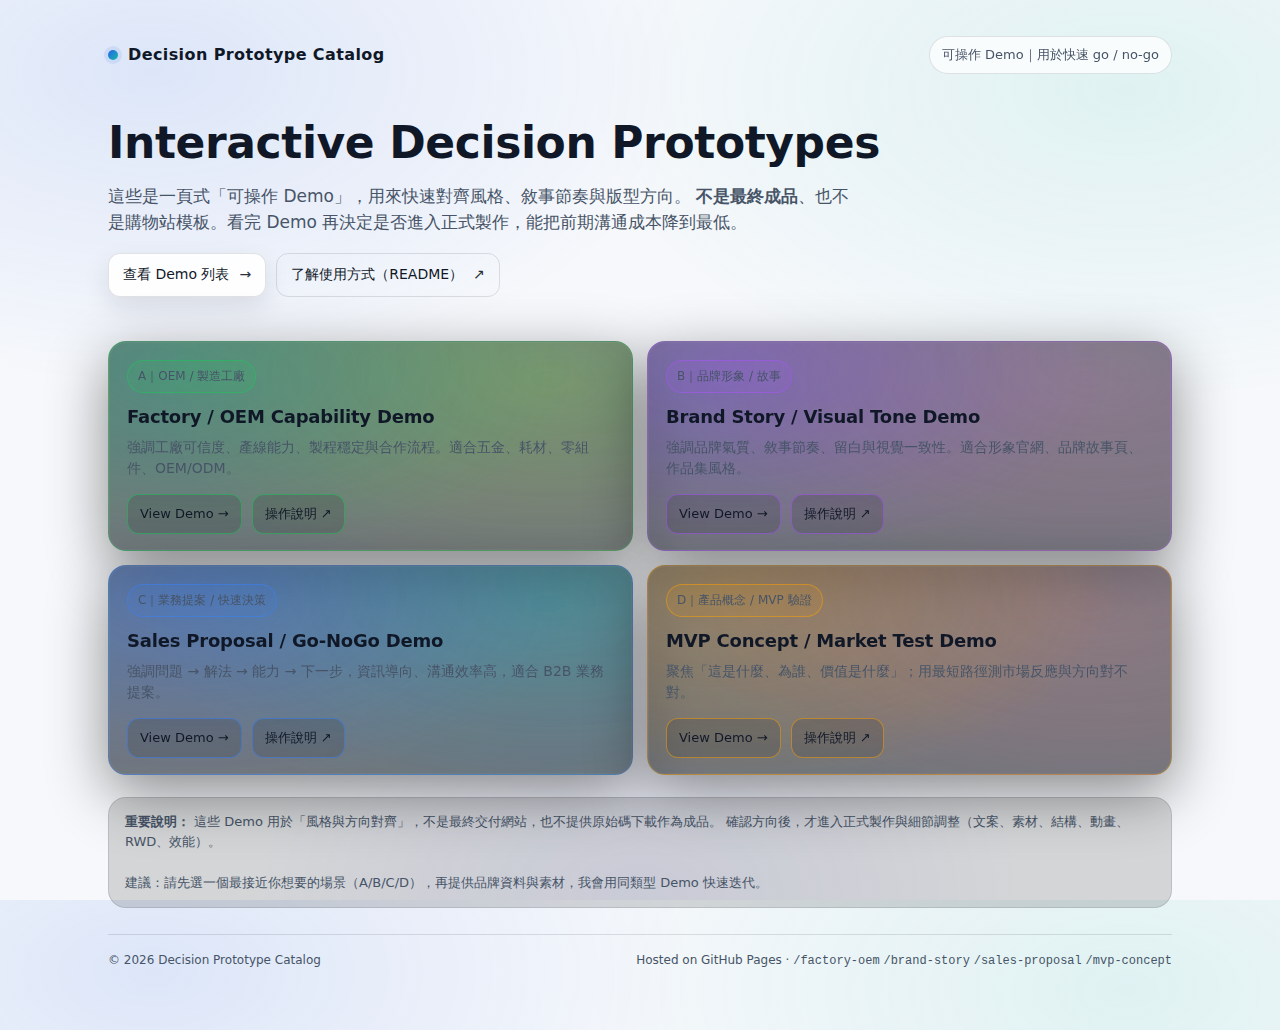
<file: index.html>
<!doctype html>
<html lang="zh-Hant">


  
  <head>
  <meta charset="utf-8" />
  <meta name="viewport" content="width=device-width,initial-scale=1" />
  <meta name="description" content="Interactive Decision Prototypes — 可操作 Demo，用於快速對齊風格與方向（go / no-go）。" />
  <title>Interactive Decision Prototypes</title>
  <style>
    :root{
      --bg:#f6f8fb;
      --card:#ffffff;
      --text:#101828;
      --muted:#475467;
      --line:rgba(16,24,40,.12);
      --accent:#2563eb;
      --accent2:#14b8a6;
      --shadow: 0 10px 26px rgba(16,24,40,.10);
      --radius: 18px;
    }
    *{box-sizing:border-box}
    html,body{height:100%}
    body{
      margin:0;
      font-family: ui-sans-serif, system-ui, -apple-system, Segoe UI, Roboto, Helvetica, Arial, "Noto Sans TC", "PingFang TC", "Microsoft JhengHei", sans-serif;
      color:var(--text);
      background:
        radial-gradient(900px 520px at 12% 8%, rgba(37,99,235,.12), transparent 60%),
        radial-gradient(900px 520px at 88% 10%, rgba(20,184,166,.10), transparent 60%),
        radial-gradient(700px 520px at 50% 100%, rgba(99,102,241,.08), transparent 55%),
        var(--bg);
      line-height:1.55;
    }
    a{color:inherit; text-decoration:none}
    .wrap{max-width:1100px; margin:0 auto; padding:28px 18px 60px}
    .topbar{
      display:flex; align-items:center; justify-content:space-between;
      gap:12px; padding:8px 0 18px;
    }
    .brand{
      display:flex; align-items:center; gap:10px;
      letter-spacing:.4px;
    }
    .dot{
      width:10px; height:10px; border-radius:999px;
      background: linear-gradient(135deg, var(--accent), var(--accent2));
      box-shadow: 0 0 0 4px rgba(37,99,235,.10);
    }
    .brand b{font-weight:700}
    .pill{
      display:inline-flex; align-items:center; gap:8px;
      padding:8px 12px;
      border:1px solid var(--line);
      border-radius:999px;
      color:var(--muted);
      background: rgba(255,255,255,.75);
      backdrop-filter: blur(10px);
      font-size:13px;
    }

    header{padding:26px 0 18px}
    h1{
      margin:0;
      font-size: clamp(28px, 4.5vw, 44px);
      line-height:1.15;
      letter-spacing:-.4px;
    }
    .subtitle{
      margin:14px 0 0;
      font-size: clamp(14px, 2.1vw, 17px);
      color:var(--muted);
      max-width: 70ch;
    }
    .ctaRow{
      margin-top:18px;
      display:flex; flex-wrap:wrap; gap:10px;
      align-items:center;
    }
    .btn{
      display:inline-flex; align-items:center; gap:10px;
      padding:10px 14px;
      border-radius:12px;
      border:1px solid var(--line);
      background: rgba(255,255,255,.9);
      box-shadow: var(--shadow);
      transition: transform .15s ease, border-color .15s ease;
      font-size:14px;
    }
    .btn:hover{transform: translateY(-1px); border-color: rgba(37,99,235,.45)}
    .btn .arrow{opacity:.9}
    .btn.secondary{
      background: transparent;
      box-shadow: none;
    }

    .grid{
      margin-top:26px;
      display:grid;
      grid-template-columns: repeat(12, 1fr);
      gap:14px;
    }
    .card{
      grid-column: span 6;
      padding:18px 18px 16px;
      border:1px solid var(--line);
      border-radius: var(--radius);
      background: rgba(255,255,255,.85);
      backdrop-filter: blur(12px);
      box-shadow: var(--shadow);
      position:relative;
      overflow:hidden;
      min-height: 160px;
    }
    .card::before{
      content:"";
      position:absolute; inset:-2px;
      background: radial-gradient(500px 220px at 15% 20%, rgba(37,99,235,.10), transparent 60%),
                  radial-gradient(520px 240px at 90% 10%, rgba(20,184,166,.08), transparent 62%);
      pointer-events:none;
    }
    .card > *{position:relative}
    .tag{
      display:inline-flex;
      padding:6px 10px;
      border-radius:999px;
      border:1px solid var(--line);
      color:var(--muted);
      font-size:12px;
      background: rgba(0,0,0,.15);
    }
    .card h2{
      margin:10px 0 6px;
      font-size:18px;
      letter-spacing:-.2px;
    }
    .card p{
      margin:0;
      color:var(--muted);
      font-size:14px;
      max-width: 62ch;
    }
    .card .links{
      margin-top:14px;
      display:flex; flex-wrap:wrap; gap:10px;
      align-items:center;
    }
    .link{
      display:inline-flex; align-items:center; gap:8px;
      padding:9px 12px;
      border-radius:12px;
      border:1px solid var(--line);
      background: rgba(0,0,0,.12);
      transition: border-color .15s ease, transform .15s ease;
      font-size:13px;
      color: var(--text);
    }
    .link:hover{transform: translateY(-1px); border-color: rgba(136,224,199,.45)}
    .hint{
      margin-top:22px;
      padding:14px 16px;
      border-radius: var(--radius);
      border:1px solid var(--line);
      background: rgba(0,0,0,.14);
      color:var(--muted);
      font-size:13px;
    }
    footer{
      margin-top:26px;
      padding-top:16px;
      border-top:1px solid var(--line);
      color:var(--muted);
      font-size:12px;
      display:flex;
      flex-wrap:wrap;
      gap:10px;
      justify-content:space-between;
      align-items:center;
    }
    code{font-family: ui-monospace, SFMono-Regular, Menlo, Monaco, Consolas, "Liberation Mono", "Courier New", monospace}
    @media (max-width: 820px){
      .card{grid-column: span 12}
      .subtitle{max-width: 100%}
    }
  </style>

<style>
/* ===== Catalog cards theme ===== */
.demoCard.theme-a{ --accent:#22c55e; --accent2:#a3e635; }
.demoCard.theme-b{ --accent:#a855f7; --accent2:#f472b6; }
.demoCard.theme-c{ --accent:#3b82f6; --accent2:#06b6d4; }
.demoCard.theme-d{ --accent:#f59e0b; --accent2:#fb7185; }

/* More obvious color tint per card (keeps dark UI but adds hue) */
.demoCard.theme-a,
.demoCard.theme-b,
.demoCard.theme-c,
.demoCard.theme-d{
  background:
    radial-gradient(620px 320px at 16% 12%, color-mix(in srgb, var(--accent) 34%, transparent), transparent 62%),
    radial-gradient(620px 320px at 84% 18%, color-mix(in srgb, var(--accent2) 26%, transparent), transparent 66%),
    rgba(18,24,32,.58) !important;
  border-color: color-mix(in srgb, var(--accent) 34%, white 0%) !important;
  box-shadow:
    0 18px 60px rgba(0,0,0,.45),
    0 0 0 1px rgba(255,255,255,.04) inset;
}

/* Tag pill tint */
.demoCard.theme-a .tag,
.demoCard.theme-b .tag,
.demoCard.theme-c .tag,
.demoCard.theme-d .tag{
  border-color: color-mix(in srgb, var(--accent) 55%, transparent);
  background: color-mix(in srgb, var(--accent) 12%, transparent);
}

/* Buttons tint (View Demo / 操作說明) */
.demoCard.theme-a .link,
.demoCard.theme-b .link,
.demoCard.theme-c .link,
.demoCard.theme-d .link{
  border-color: color-mix(in srgb, var(--accent) 55%, transparent);
}
.demoCard.theme-a .link:hover,
.demoCard.theme-b .link:hover,
.demoCard.theme-c .link:hover,
.demoCard.theme-d .link:hover{
  border-color: color-mix(in srgb, var(--accent) 80%, transparent);
  transform: translateY(-1px);
}

</style>

  </head>

<body>
  <div class="wrap">
    <div class="topbar">
      <div class="brand" aria-label="Catalog">
        <span class="dot" aria-hidden="true"></span>
        <b>Decision Prototype Catalog</b>
      </div>
      <span class="pill">可操作 Demo｜用於快速 go / no-go</span>
    </div>

    <header>
      <h1>Interactive Decision Prototypes</h1>
      <p class="subtitle">
        這些是一頁式「可操作 Demo」，用來快速對齊風格、敘事節奏與版型方向。
        <b>不是最終成品</b>、也不是購物站模板。看完 Demo 再決定是否進入正式製作，能把前期溝通成本降到最低。
      </p>

      <div class="ctaRow">
        <a class="btn" href="#demos">
          <span>查看 Demo 列表</span><span class="arrow">→</span>
        </a>
        <a class="btn secondary" href="README.md" target="_blank" rel="noopener">
          <span>了解使用方式（README）</span><span class="arrow">↗</span>
        </a>
      </div>
    </header>

    <section id="demos" class="grid" aria-label="Demo list">
<article class="card demoCard theme-a">
        <span class="tag">A｜OEM / 製造工廠</span>
        <h2>Factory / OEM Capability Demo</h2>
        <p>強調工廠可信度、產線能力、製程穩定與合作流程。適合五金、耗材、零組件、OEM/ODM。</p>
        <div class="links">
          <a class="link" href="./factory-oem/" aria-label="View factory OEM demo">View Demo →</a>
          <a class="link" href="./factory-oem/README.md" target="_blank" rel="noopener">操作說明 ↗</a>
        </div>
      </article>

<article class="card demoCard theme-b">
        <span class="tag">B｜品牌形象 / 故事</span>
        <h2>Brand Story / Visual Tone Demo</h2>
        <p>強調品牌氣質、敘事節奏、留白與視覺一致性。適合形象官網、品牌故事頁、作品集風格。</p>
        <div class="links">
          <a class="link" href="./brand-story/" aria-label="View brand story demo">View Demo →</a>
          <a class="link" href="./brand-story/README.md" target="_blank" rel="noopener">操作說明 ↗</a>
        </div>
      </article>

<article class="card demoCard theme-c">
        <span class="tag">C｜業務提案 / 快速決策</span>
        <h2>Sales Proposal / Go-NoGo Demo</h2>
        <p>強調問題 → 解法 → 能力 → 下一步，資訊導向、溝通效率高，適合 B2B 業務提案。</p>
        <div class="links">
          <a class="link" href="./sales-proposal/" aria-label="View sales proposal demo">View Demo →</a>
          <a class="link" href="./sales-proposal/README.md" target="_blank" rel="noopener">操作說明 ↗</a>
        </div>
      </article>

<article class="card demoCard theme-d">
        <span class="tag">D｜產品概念 / MVP 驗證</span>
        <h2>MVP Concept / Market Test Demo</h2>
        <p>聚焦「這是什麼、為誰、價值是什麼」；用最短路徑測市場反應與方向對不對。</p>
        <div class="links">
          <a class="link" href="./mvp-concept/" aria-label="View MVP concept demo">View Demo →</a>
          <a class="link" href="./mvp-concept/README.md" target="_blank" rel="noopener">操作說明 ↗</a>
        </div>
      </article>
    </section>

    <div class="hint" role="note">
      <b>重要說明：</b>
      這些 Demo 用於「風格與方向對齊」，不是最終交付網站，也不提供原始碼下載作為成品。
      確認方向後，才進入正式製作與細節調整（文案、素材、結構、動畫、RWD、效能）。
      <br/><br/>
      建議：請先選一個最接近你想要的場景（A/B/C/D），再提供品牌資料與素材，我會用同類型 Demo 快速迭代。
    </div>

    <footer>
      <div>© <span id="year"></span> Decision Prototype Catalog</div>
      <div>Hosted on GitHub Pages · <code>/factory-oem</code> <code>/brand-story</code> <code>/sales-proposal</code> <code>/mvp-concept</code></div>
    </footer>
  </div>

  <script>
    document.getElementById("year").textContent = new Date().getFullYear();
  </script>
</body>
</html>
</file>
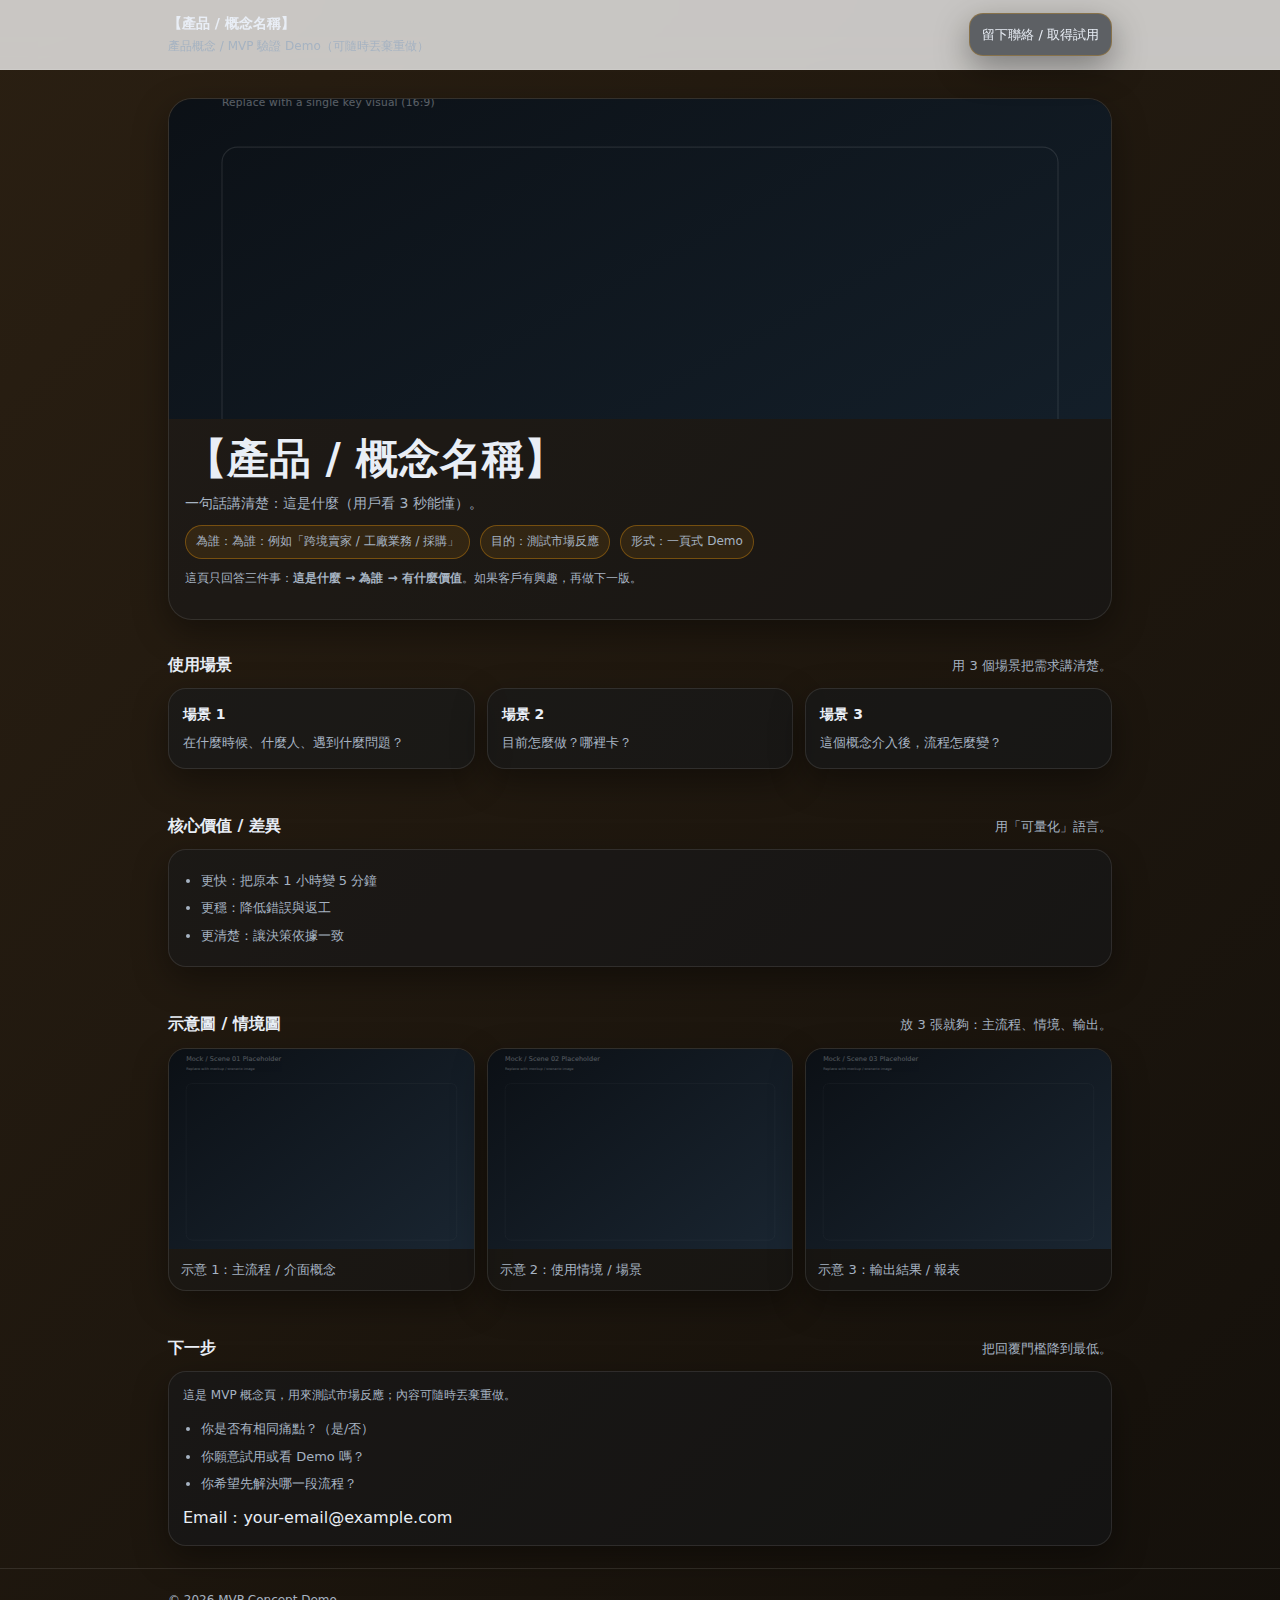
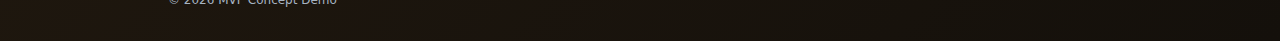
<file: mvp-concept/index.html>
<!doctype html>
<html lang="zh-Hant">
<head>
  <meta charset="utf-8" />
  <meta name="viewport" content="width=device-width,initial-scale=1" />
  <title>MVP Concept Demo</title>
  <link rel="stylesheet" href="./styles.css" />
</head>
  <body class="theme-d">

<body data-theme="d">
  <div class="nav">
    <div class="wrap">
      <div class="navRow">
        <div class="brand">
          <b id="brandName">【產品 / 概念名稱】</b>
          <small>產品概念 / MVP 驗證 Demo（可隨時丟棄重做）</small>
        </div>
        <a class="btn" href="#next" id="ctaBtn">留下聯絡 / 取得試用</a>
      </div>
    </div>
  </div>

  <header class="hero">
    <div class="wrap">
      <div class="heroCard">
        <div class="heroMedia">
          <img id="heroImg" src="assets/img/hero-placeholder.svg" alt="hero" />
        </div>
        <div class="heroBody">
          <h1 class="h1" id="heroTitle">【產品 / 概念名稱】</h1>
          <p class="lead" id="oneLiner">一句話講清楚：這是什麼（用戶看 3 秒能懂）。</p>
          <div class="meta">
            <span class="pill">為誰：<span id="forWho">跨境賣家 / 工廠業務 / 採購</span></span>
            <span class="pill">目的：測試市場反應</span>
            <span class="pill">形式：一頁式 Demo</span>
          </div>
          <p class="small" style="margin-top:10px;">
            這頁只回答三件事：<b>這是什麼 → 為誰 → 有什麼價值</b>。如果客戶有興趣，再做下一版。
          </p>
        </div>
      </div>
    </div>
  </header>

  <main>
    <section class="section" id="scenes">
      <div class="wrap">
        <div class="head">
          <h2 id="scenesTitle">使用場景</h2>
          <p>用 3 個場景把需求講清楚。</p>
        </div>
        <div class="grid" id="scenesGrid">
          <div class="card"><h3>場景 1</h3><p>在什麼時候、什麼人、遇到什麼問題？</p></div>
          <div class="card"><h3>場景 2</h3><p>目前怎麼做？哪裡卡？</p></div>
          <div class="card"><h3>場景 3</h3><p>介入後流程怎麼變？</p></div>
        </div>
      </div>
    </section>

    <section class="section" id="value">
      <div class="wrap">
        <div class="head">
          <h2 id="valueTitle">核心價值 / 差異</h2>
          <p>用「可量化」語言。</p>
        </div>
        <div class="list">
          <ul id="valueList">
            <li>更快：把原本 1 小時變 5 分鐘</li>
            <li>更穩：降低錯誤與返工</li>
            <li>更清楚：讓決策依據一致</li>
          </ul>
        </div>
      </div>
    </section>

    <section class="section" id="gallery">
      <div class="wrap">
        <div class="head">
          <h2 id="galleryTitle">示意圖 / 情境圖</h2>
          <p>放 3 張就夠：主流程、情境、輸出。</p>
        </div>
        <div class="tiles" id="galleryGrid">
          <article class="tile"><img src="assets/img/01.svg" alt="mock" loading="lazy"><div class="cap">示意 1：主流程 / 介面概念</div></article>
          <article class="tile"><img src="assets/img/02.svg" alt="mock" loading="lazy"><div class="cap">示意 2：使用情境 / 場景</div></article>
          <article class="tile"><img src="assets/img/03.svg" alt="mock" loading="lazy"><div class="cap">示意 3：輸出結果 / 報表</div></article>
        </div>
      </div>
    </section>

    <section class="section" id="next">
      <div class="wrap">
        <div class="head">
          <h2 id="nextTitle">下一步</h2>
          <p>把回覆門檻降到最低。</p>
        </div>
        <div class="list">
          <p class="small" id="nextNote" style="margin-top:0;">
            這是 MVP 概念頁，用來測試市場反應；內容可隨時丟棄重做。
          </p>
          <ul id="askList">
            <li>你是否有相同痛點？（是/否）</li>
            <li>你願意試用或看 Demo 嗎？</li>
            <li>你希望先解決哪一段流程？</li>
          </ul>
          <div style="margin-top:10px;">Email：<a id="email" href="mailto:your-email@example.com">your-email@example.com</a></div>
        </div>
      </div>
    </section>
  </main>

  <footer class="footer">
    <div class="wrap">
      <div>© <span id="year"></span> MVP Concept Demo</div>
    </div>
  </footer>

  <script src="./script.js"></script>
</body>
</html>
</file>
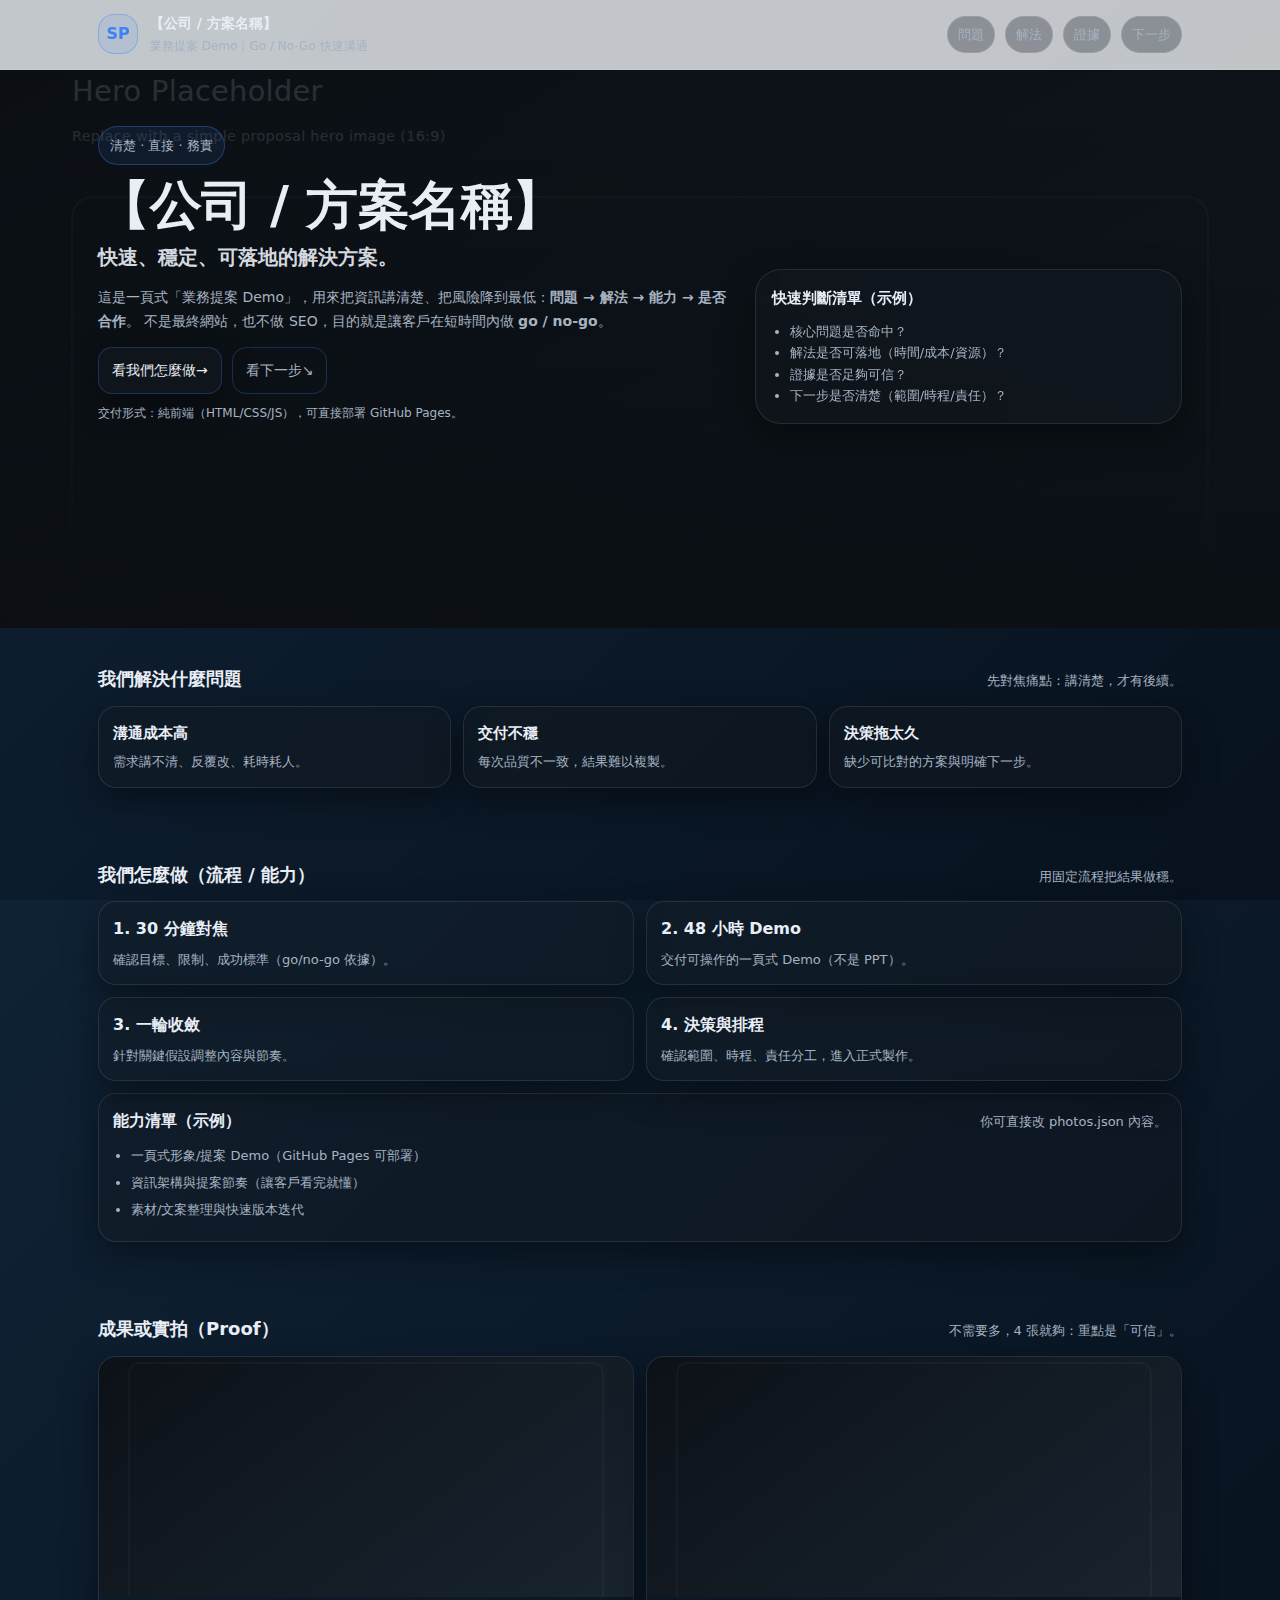
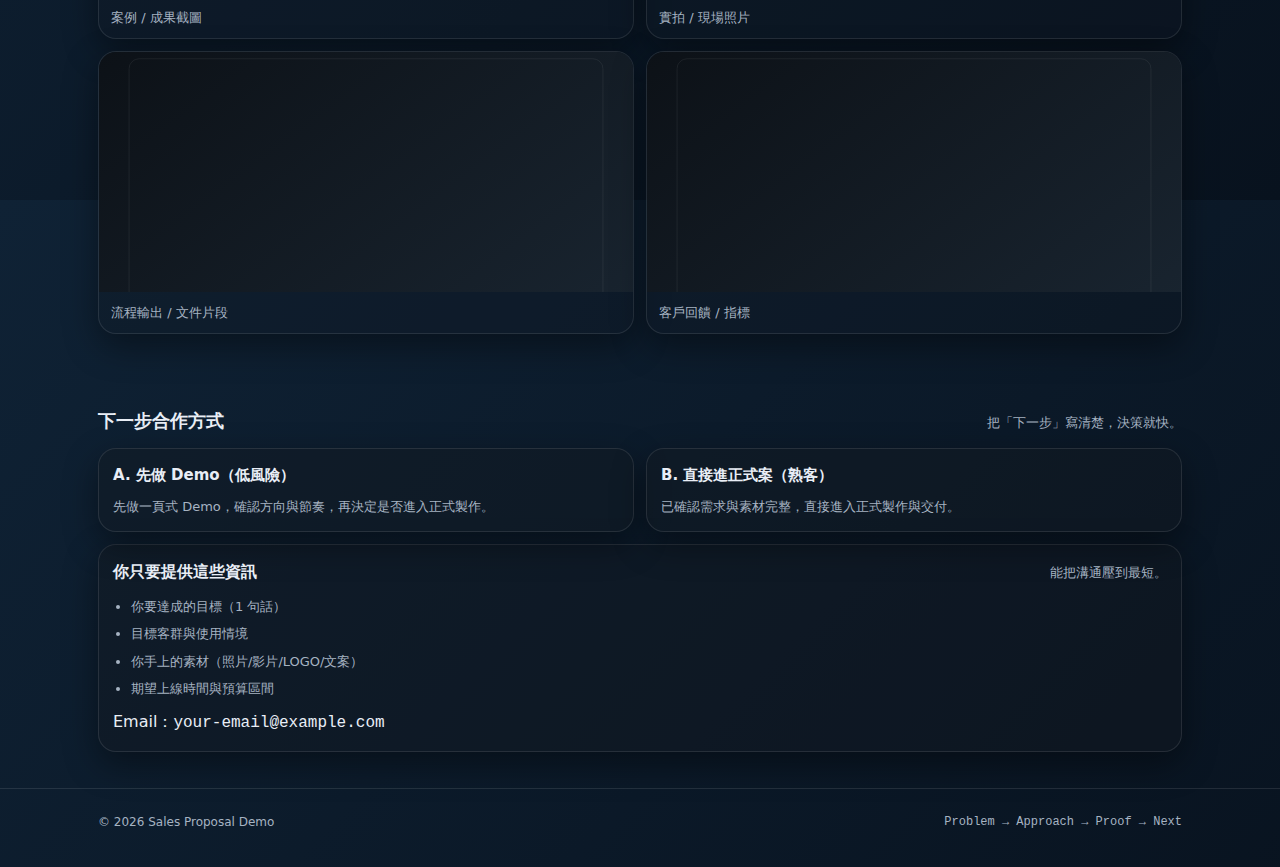
<file: sales-proposal/index.html>
<!doctype html>
<html lang="zh-Hant">
<head>
  <meta charset="utf-8" />
  <meta name="viewport" content="width=device-width,initial-scale=1" />
  <title>Sales Proposal / Go-NoGo Demo</title>
  <link rel="stylesheet" href="./styles.css" />
</head>
<body data-theme="c">
<body class="theme-c">

  <nav class="nav">
    <div class="wrap">
      <div class="navRow">
        <div class="brand">
          <div class="badge" aria-hidden="true"><b>SP</b></div>
          <div class="brandText">
            <b id="pName">【公司 / 方案名稱】</b>
            <small id="pSub">業務提案 Demo｜Go / No-Go 快速溝通</small>
          </div>
        </div>
        <div class="links">
          <a href="#problems">問題</a>
          <a href="#approach">解法</a>
          <a href="#proof">證據</a>
          <a href="#next">下一步</a>
        </div>
      </div>
    </div>
  </nav>

  <header class="hero" aria-label="Hero">
    <div class="heroMedia" aria-hidden="true">
      <img id="heroImg" src="assets/img/hero-placeholder.svg" alt="" />
    </div>
    <div class="heroShade" aria-hidden="true"></div>

    <div class="wrap">
      <div class="heroGrid">
        <div>
          <div class="pill">清楚 · 直接 · 務實</div>
          <h1 class="h1" id="heroTitle">【公司 / 方案名稱】</h1>
          <div class="sub" id="heroLine">快速、穩定、可落地的解決方案。</div>
          <p class="lead">
            這是一頁式「業務提案 Demo」，用來把資訊講清楚、把風險降到最低：<b>問題 → 解法 → 能力 → 是否合作</b>。
            不是最終網站，也不做 SEO，目的就是讓客戶在短時間內做 <b>go / no-go</b>。
          </p>

          <div class="actions">
            <a class="btn" href="#approach" data-target="#approach"><span id="cta1">看我們怎麼做</span> →</a>
            <a class="btn secondary" href="#next" data-target="#next"><span id="cta2">看下一步</span> ↘</a>
          </div>

          <div class="small" style="margin-top:10px;">交付形式：純前端（HTML/CSS/JS），可直接部署 GitHub Pages。</div>
        </div>

        <aside class="side" aria-label="Go/No-Go checklist">
          <h3>快速判斷清單（示例）</h3>
          <ul>
            <li>核心問題是否命中？</li>
            <li>解法是否可落地（時間/成本/資源）？</li>
            <li>證據是否足夠可信？</li>
            <li>下一步是否清楚（範圍/時程/責任）？</li>
          </ul>
        </aside>
      </div>
    </div>
  </header>

  <main>
    <section class="section" id="problems">
      <div class="wrap">
        <div class="head">
          <h2 id="problemsTitle">我們解決什麼問題</h2>
          <p>先對焦痛點：講清楚，才有後續。</p>
        </div>

        <div class="grid" id="problemsGrid">
          <div class="card"><h3>溝通成本高</h3><p>需求講不清、反覆改、耗時耗人。</p></div>
          <div class="card"><h3>交付不穩</h3><p>每次品質不一致，結果難以複製。</p></div>
          <div class="card"><h3>決策拖太久</h3><p>缺少可比對的方案與明確下一步。</p></div>
        </div>
      </div>
    </section>

    <section class="section" id="approach">
      <div class="wrap">
        <div class="head">
          <h2 id="approachTitle">我們怎麼做（流程 / 能力）</h2>
          <p>用固定流程把結果做穩。</p>
        </div>

        <div class="steps" id="stepsGrid">
          <div class="step"><b>1. 30 分鐘對焦</b><p>確認目標、限制、成功標準（go/no-go 依據）。</p></div>
          <div class="step"><b>2. 48 小時 Demo</b><p>交付可操作的一頁式 Demo（不是 PPT）。</p></div>
          <div class="step"><b>3. 一輪收斂</b><p>針對關鍵假設調整內容與節奏。</p></div>
          <div class="step"><b>4. 決策與排程</b><p>確認範圍、時程、責任分工，進入正式製作。</p></div>
        </div>

        <div style="height:12px"></div>

        <div class="listBox">
          <div class="head" style="margin:0 0 10px;">
            <h2 style="font-size:16px; margin:0;">能力清單（示例）</h2>
            <p style="margin:0;" class="small">你可直接改 photos.json 內容。</p>
          </div>
          <ul id="capsList">
            <li>一頁式形象/提案 Demo（GitHub Pages 可部署）</li>
            <li>資訊架構與提案節奏（讓客戶看完就懂）</li>
            <li>素材/文案整理與快速版本迭代</li>
          </ul>
        </div>
      </div>
    </section>

    <section class="section" id="proof">
      <div class="wrap">
        <div class="head">
          <h2 id="proofTitle">成果或實拍（Proof）</h2>
          <p>不需要多，4 張就夠：重點是「可信」。</p>
        </div>

        <div class="proof" id="proofGrid">
          <article class="tile"><img src="assets/img/01.svg" alt="proof" loading="lazy"><div class="cap">案例 / 成果截圖</div></article>
          <article class="tile"><img src="assets/img/02.svg" alt="proof" loading="lazy"><div class="cap">實拍 / 現場照片</div></article>
          <article class="tile"><img src="assets/img/03.svg" alt="proof" loading="lazy"><div class="cap">流程輸出 / 文件片段</div></article>
          <article class="tile"><img src="assets/img/04.svg" alt="proof" loading="lazy"><div class="cap">客戶回饋 / 指標</div></article>
        </div>
      </div>
    </section>

    <section class="section" id="next">
      <div class="wrap">
        <div class="head">
          <h2 id="nextTitle">下一步合作方式</h2>
          <p>把「下一步」寫清楚，決策就快。</p>
        </div>

        <div class="two" id="choices">
          <div class="choice">
            <h3>A. 先做 Demo（低風險）</h3>
            <p>先做一頁式 Demo，確認方向與節奏，再決定是否進入正式製作。</p>
          </div>
          <div class="choice">
            <h3>B. 直接進正式案（熟客）</h3>
            <p>已確認需求與素材完整，直接進入正式製作與交付。</p>
          </div>
        </div>

        <div style="height:12px"></div>

        <div class="listBox">
          <div class="head" style="margin:0 0 10px;">
            <h2 style="font-size:16px; margin:0;">你只要提供這些資訊</h2>
            <p style="margin:0;" class="small">能把溝通壓到最短。</p>
          </div>
          <ul id="askList">
            <li>你要達成的目標（1 句話）</li>
            <li>目標客群與使用情境</li>
            <li>你手上的素材（照片/影片/LOGO/文案）</li>
            <li>期望上線時間與預算區間</li>
          </ul>
          <div style="margin-top:10px;">Email：<a id="contactEmail" class="mono" href="mailto:your-email@example.com">your-email@example.com</a></div>
        </div>
      </div>
    </section>
  </main>

  <footer class="footer">
    <div class="wrap">
      <div class="footerRow">
        <div>© <span id="year"></span> Sales Proposal Demo</div>
        <div class="mono">Problem → Approach → Proof → Next</div>
      </div>
    </div>
  </footer>

  <script src="./script.js"></script>
</body>
</html>
</file>
<file: mvp-concept/styles.css>
/* ===== Page Theme Control ===== */

body.theme-a {
  --page-bg: linear-gradient(135deg, #0e2a1f, #0b1410);
  --accent: #3fbf7f;
}

body.theme-b {
  --page-bg: linear-gradient(135deg, #221833, #120c1f);
  --accent: #8b6cff;
}

body.theme-c {
  --page-bg: linear-gradient(135deg, #0f2235, #08121e);
  --accent: #4fa3ff;
}

body.theme-d {
  --page-bg: linear-gradient(135deg, #2a1f12, #14100b);
  --accent: #ffb84d;
}

/* 套用到整頁 */
body {
  background: var(--page-bg);
}

/* 套用到標籤 / 按鈕 / 重點 */
.badge,
.button-primary {
  border-color: var(--accent);
  color: var(--accent);
}

:root{
  --bg:#0b0f14;
  --panel: rgba(18,24,32,.52);
  --text:#e9eef6;
  --muted:#a6b3c2;
  --line: rgba(255,255,255,.10);
  --shadow: 0 12px 34px rgba(0,0,0,.38);
  --r: 18px;
  --max: 980px;
}
/* =========================
   THEME TOKENS (A/B/C/D)
   ========================= */
:root{
  --accent:#2563eb;
  --accent2:#14b8a6;
  --bg:#f6f8fb;
}

/* A: OEM 工廠（綠） */
body[data-theme="a"]{ --accent:#22c55e; --accent2:#a3e635; }
/* B: 品牌形象（紫粉） */
body[data-theme="b"]{ --accent:#a855f7; --accent2:#f472b6; }
/* C: 業務提案（藍青） */
body[data-theme="c"]{ --accent:#3b82f6; --accent2:#06b6d4; }
/* D: MVP 驗證（橘紅） */
body[data-theme="d"]{ --accent:#f59e0b; --accent2:#fb7185; }

/* =========================
   BACKGROUND TINT (避免單一暗色)
   貼一次就能看到「氛圍色」差異
   ========================= */
body{
  background:
    radial-gradient(900px 560px at 18% 16%, color-mix(in srgb, var(--accent) 12%, transparent), transparent 60%),
    radial-gradient(900px 560px at 82% 18%, color-mix(in srgb, var(--accent2) 10%, transparent), transparent 60%),
    var(--bg);
}


*{box-sizing:border-box}
body{
  margin:0;
  font-family: ui-sans-serif, system-ui, -apple-system, Segoe UI, Roboto, Helvetica, Arial, "Noto Sans TC","PingFang TC","Microsoft JhengHei", sans-serif;
  background:
    radial-gradient(900px 560px at 20% 18%, rgba(200,215,255,.10), transparent 60%),
    radial-gradient(900px 560px at 78% 22%, rgba(212,255,243,.07), transparent 60%),
    var(--bg);
  color:var(--text);
  line-height:1.65;
}
a{color:inherit; text-decoration:none}
.wrap{max-width:var(--max); margin:0 auto; padding:0 18px}
.small{font-size:12px; color:var(--muted)}
.nav{
  position:sticky; top:0; z-index:20;
  backdrop-filter: blur(14px);
  background: rgba(255,255,255,.75);
  border-bottom:1px solid var(--line);
}
.navRow{display:flex; justify-content:space-between; align-items:center; padding:12px 0; gap:12px}
.brand b{display:block; font-size:14px}
.brand small{display:block; color:var(--muted); font-size:12px; margin-top:2px}
.btn{
  display:inline-flex; align-items:center; justify-content:center;
  padding:10px 12px;
  border-radius: 14px;
  border:1px solid var(--line);
  background: rgba(18,24,32,.58);
  box-shadow: var(--shadow);
  font-size:13px;
}
.btn:hover{border-color: rgba(255,255,255,.22)}
.hero{ padding: 28px 0 10px; }
.heroCard{
  border:1px solid var(--line);
  border-radius: 24px;
  overflow:hidden;
  background: rgba(18,24,32,.34);
  box-shadow: var(--shadow);
}
.heroMedia{height: 320px; position:relative}
.heroMedia img{position:absolute; inset:0; width:100%; height:100%; object-fit:cover}
.heroBody{padding: 16px 16px 18px}
.h1{margin:0; font-size: clamp(26px, 4.2vw, 42px); line-height:1.12}
.lead{margin:10px 0 0; color:var(--muted); font-size:14px; max-width: 78ch}
.meta{margin-top:10px; display:flex; gap:10px; flex-wrap:wrap}
.pill{
  padding:6px 10px; border:1px solid var(--line); border-radius:999px;
  background: rgba(18,24,32,.42);
  color:var(--muted); font-size:12px;
}
.section{padding: 22px 0}
.head{display:flex; justify-content:space-between; gap:12px; align-items:baseline; flex-wrap:wrap; margin-bottom:10px}
.head h2{margin:0; font-size:16px}
.head p{margin:0; color:var(--muted); font-size:13px}
.grid{display:grid; grid-template-columns: repeat(12, 1fr); gap: 12px}
.card{
  grid-column: span 4;
  border:1px solid var(--line);
  border-radius: var(--r);
  background: rgba(18,24,32,.44);
  padding: 14px;
  box-shadow: var(--shadow);
}
.card h3{margin:0 0 6px; font-size:14px}
.card p{margin:0; color:var(--muted); font-size:13px}
.list{
  border:1px solid var(--line);
  border-radius: var(--r);
  background: rgba(18,24,32,.42);
  padding: 14px;
  box-shadow: var(--shadow);
}
.list ul{margin:0; padding-left: 18px; color:var(--muted); font-size:13px}
.list li{margin:6px 0}
.tiles{display:grid; grid-template-columns: repeat(12,1fr); gap:12px}
.tile{
  grid-column: span 4;
  border:1px solid var(--line);
  border-radius: var(--r);
  overflow:hidden;
  background: rgba(18,24,32,.28);
  box-shadow: var(--shadow);
}
.tile img{display:block; width:100%; height: 200px; object-fit:cover}
.tile .cap{padding: 10px 12px; color:var(--muted); font-size:13px}
.footer{
  padding: 22px 0 30px;
  border-top: 1px solid var(--line);
  color:var(--muted);
  font-size:12px;
}
@media (max-width: 900px){
  .heroMedia{height: 250px}
  .card{grid-column: span 12}
  .tile{grid-column: span 12}
  .tile img{height: 220px}
}
/* =========================
   ACCENT HOOKS
   ========================= */

/* Buttons */
.btn,
button{
  border-color: color-mix(in srgb, var(--accent) 28%, white 0%);
}
.btn:hover,
button:hover{
  border-color: color-mix(in srgb, var(--accent) 55%, white 0%);
}

/* Pills / tags（如果你沒有 .pill 也沒關係，不影響） */
.pill,
.tag,
.badge{
  border-color: color-mix(in srgb, var(--accent) 35%, white 0%);
  background: color-mix(in srgb, var(--accent) 10%, transparent);
}

/* Section title underline（如果你有 .section__title 就會吃到） */
.section__title::after{
  content:"";
  display:block;
  width:56px;
  height:2px;
  margin-top:10px;
  background: color-mix(in srgb, var(--accent) 75%, transparent);
  border-radius:999px;
}



/* THEME OVERRIDE (added) */
body{background: var(--page-bg) !important;}
</file>
<file: sales-proposal/styles.css>
/* ===== Page Theme Control ===== */

body.theme-a {
  --page-bg: linear-gradient(135deg, #0e2a1f, #0b1410);
  --accent: #3fbf7f;
}

body.theme-b {
  --page-bg: linear-gradient(135deg, #221833, #120c1f);
  --accent: #8b6cff;
}

body.theme-c {
  --page-bg: linear-gradient(135deg, #0f2235, #08121e);
  --accent: #4fa3ff;
}

body.theme-d {
  --page-bg: linear-gradient(135deg, #2a1f12, #14100b);
  --accent: #ffb84d;
}

/* 套用到整頁 */
body {
  background: var(--page-bg);
}

/* 套用到標籤 / 按鈕 / 重點 */
.badge,
.button-primary {
  border-color: var(--accent);
  color: var(--accent);
}

:root{
  --bg:#0b0f14;
  --panel: rgba(18,24,32,.55);
  --text:#e9eef6;
  --muted:#a6b3c2;
  --line: rgba(255,255,255,.10);
  --shadow: 0 12px 34px rgba(0,0,0,.40);
  --r: 18px;
  --r2: 26px;
  --max: 1120px;
}
/* =========================
   THEME TOKENS (A/B/C/D)
   ========================= */
:root{
  --accent:#2563eb;
  --accent2:#14b8a6;
  --bg:#f6f8fb;
}

/* A: OEM 工廠（綠） */
body[data-theme="a"]{ --accent:#22c55e; --accent2:#a3e635; }
/* B: 品牌形象（紫粉） */
body[data-theme="b"]{ --accent:#a855f7; --accent2:#f472b6; }
/* C: 業務提案（藍青） */
body[data-theme="c"]{ --accent:#3b82f6; --accent2:#06b6d4; }
/* D: MVP 驗證（橘紅） */
body[data-theme="d"]{ --accent:#f59e0b; --accent2:#fb7185; }

/* =========================
   BACKGROUND TINT (避免單一暗色)
   貼一次就能看到「氛圍色」差異
   ========================= */
body{
  background:
    radial-gradient(900px 560px at 18% 16%, color-mix(in srgb, var(--accent) 12%, transparent), transparent 60%),
    radial-gradient(900px 560px at 82% 18%, color-mix(in srgb, var(--accent2) 10%, transparent), transparent 60%),
    var(--bg);
}

*{box-sizing:border-box}
html,body{height:100%}
body{
  margin:0;
  font-family: ui-sans-serif, system-ui, -apple-system, Segoe UI, Roboto, Helvetica, Arial, "Noto Sans TC", "PingFang TC", "Microsoft JhengHei", sans-serif;
  color:var(--text);
  background:
    radial-gradient(900px 560px at 18% 15%, rgba(200,215,255,.10), transparent 60%),
    radial-gradient(900px 560px at 82% 18%, rgba(212,255,243,.07), transparent 60%),
    var(--bg);
  line-height:1.65;
}
a{color:inherit; text-decoration:none}
.wrap{max-width:var(--max); margin:0 auto; padding:0 18px}
.mono{font-family: ui-monospace, SFMono-Regular, Menlo, Monaco, Consolas, "Liberation Mono", "Courier New", monospace;}
.small{font-size:12px; color:var(--muted)}
.nav{
  position:sticky; top:0; z-index:30;
  backdrop-filter: blur(14px);
  background: rgba(255,255,255,.75);
  border-bottom:1px solid var(--line);
}
.navRow{display:flex; align-items:center; justify-content:space-between; gap:12px; padding:12px 0}
.brand{display:flex; align-items:center; gap:12px}
.badge{
  width:40px; height:40px; border-radius:16px;
  display:grid; place-items:center;
  background: linear-gradient(135deg, rgba(255,255,255,.12), rgba(255,255,255,.06));
  border:1px solid rgba(16,24,40,.12);
}
.brandText b{display:block; font-size:14px}
.brandText small{display:block; font-size:12px; color:var(--muted); margin-top:2px}
.links{display:flex; gap:10px; flex-wrap:wrap; justify-content:flex-end}
.links a{
  font-size:13px; color:var(--muted);
  padding:7px 10px; border:1px solid var(--line); border-radius:999px;
  background: rgba(18,24,32,.30);
}
.links a:hover{color:var(--text); border-color: rgba(255,255,255,.22)}

.hero{
  position:relative;
  min-height: 62vh;
  padding: 56px 0 30px;
  overflow:hidden;
}
.heroMedia{position:absolute; inset:0; z-index:-2}
.heroMedia img{
  position:absolute; inset:0;
  width:100%; height:100%;
  object-fit:cover;
}
.heroShade{
  position:absolute; inset:0; z-index:-1;
  background: linear-gradient(180deg, rgba(11,15,20,.60) 0%, rgba(11,15,20,.78) 55%, rgba(11,15,20,.94) 100%);
}
.heroGrid{display:grid; grid-template-columns: 1.2fr .8fr; gap:16px; align-items:end}
.pill{
  display:inline-flex; gap:8px; align-items:center;
  padding:8px 11px; border:1px solid var(--line); border-radius:999px;
  background: rgba(18,24,32,.45);
  color:var(--muted); font-size:13px;
  width: fit-content;
}
.h1{
  margin:12px 0 8px;
  font-size: clamp(30px, 4.8vw, 52px);
  letter-spacing:-.5px;
  line-height:1.08;
}
.sub{margin:0 0 12px; font-size: clamp(16px, 2.0vw, 20px); font-weight:650; color: rgba(233,238,246,.92)}
.lead{margin:0; color:var(--muted); font-size:14px; max-width: 72ch}

.actions{margin-top:14px; display:flex; gap:10px; flex-wrap:wrap}
.btn{
  display:inline-flex; align-items:center; justify-content:center;
  padding:11px 13px;
  border-radius: 14px;
  border:1px solid var(--line);
  background: rgba(18,24,32,.66);
  box-shadow: var(--shadow);
  font-size:14px;
}
.btn.secondary{background: transparent; box-shadow:none; color:var(--muted)}
.btn:hover{border-color: rgba(255,255,255,.22)}

.side{
  border:1px solid var(--line);
  border-radius: var(--r2);
  background: rgba(18,24,32,.54);
  backdrop-filter: blur(10px);
  box-shadow: var(--shadow);
  padding: 16px;
}
.side h3{margin:0 0 10px; font-size:15px}
.side ul{margin:0; padding-left: 18px; color:var(--muted); font-size:13px}

.section{padding: 36px 0}
.head{display:flex; justify-content:space-between; align-items:baseline; gap:12px; flex-wrap:wrap; margin-bottom: 12px}
.head h2{margin:0; font-size:18px}
.head p{margin:0; color:var(--muted); font-size:13px}

.grid{display:grid; grid-template-columns: repeat(12, 1fr); gap: 12px}
.card{
  grid-column: span 4;
  border:1px solid var(--line);
  border-radius: var(--r);
  background: rgba(18,24,32,.44);
  padding: 14px;
  box-shadow: var(--shadow);
}
.card h3{margin:0 0 6px; font-size:15px}
.card p{margin:0; color:var(--muted); font-size:13px}

.steps{display:grid; grid-template-columns: repeat(12, 1fr); gap:12px}
.step{
  grid-column: span 6;
  border:1px solid var(--line);
  border-radius: var(--r);
  background: rgba(18,24,32,.44);
  padding: 14px;
  box-shadow: var(--shadow);
}
.step b{display:block; margin-bottom:6px}
.step p{margin:0; color:var(--muted); font-size:13px}

.listBox{
  border:1px solid var(--line);
  border-radius: var(--r);
  background: rgba(18,24,32,.42);
  padding: 14px;
  box-shadow: var(--shadow);
}
.listBox ul{margin:0; padding-left: 18px; color:var(--muted); font-size:13px}
.listBox li{margin:6px 0}

.proof{display:grid; grid-template-columns: repeat(12, 1fr); gap:12px}
.tile{
  grid-column: span 6;
  border:1px solid var(--line);
  border-radius: var(--r);
  overflow:hidden;
  background: rgba(18,24,32,.30);
  box-shadow: var(--shadow);
}
.tile img{display:block; width:100%; height: 240px; object-fit:cover}
.tile .cap{padding: 10px 12px; color:var(--muted); font-size:13px}

.two{display:grid; grid-template-columns: repeat(12, 1fr); gap:12px}
.choice{grid-column: span 6; border:1px solid var(--line); border-radius: var(--r); background: rgba(18,24,32,.44); padding:14px; box-shadow: var(--shadow)}
.choice h3{margin:0 0 8px; font-size:15px}
.choice p{margin:0; color:var(--muted); font-size:13px}

.footer{padding: 24px 0 34px; border-top: 1px solid var(--line); color:var(--muted); font-size:12px}
.footerRow{display:flex; justify-content:space-between; gap:12px; flex-wrap:wrap; align-items:center}

@media (max-width: 900px){
  .links{display:none}
  .heroGrid{grid-template-columns: 1fr}
  .card{grid-column: span 12}
  .step{grid-column: span 12}
  .tile{grid-column: span 12}
  .tile img{height: 220px}
  .choice{grid-column: span 12}
}
/* =========================
   ACCENT HOOKS
   ========================= */

/* Buttons */
.btn,
button{
  border-color: color-mix(in srgb, var(--accent) 28%, white 0%);
}
.btn:hover,
button:hover{
  border-color: color-mix(in srgb, var(--accent) 55%, white 0%);
}

/* Pills / tags（如果你沒有 .pill 也沒關係，不影響） */
.pill,
.tag,
.badge{
  border-color: color-mix(in srgb, var(--accent) 35%, white 0%);
  background: color-mix(in srgb, var(--accent) 10%, transparent);
}

/* Section title underline（如果你有 .section__title 就會吃到） */
.section__title::after{
  content:"";
  display:block;
  width:56px;
  height:2px;
  margin-top:10px;
  background: color-mix(in srgb, var(--accent) 75%, transparent);
  border-radius:999px;
}




/* THEME OVERRIDE (added) */
body{background: var(--page-bg) !important;}
</file>
